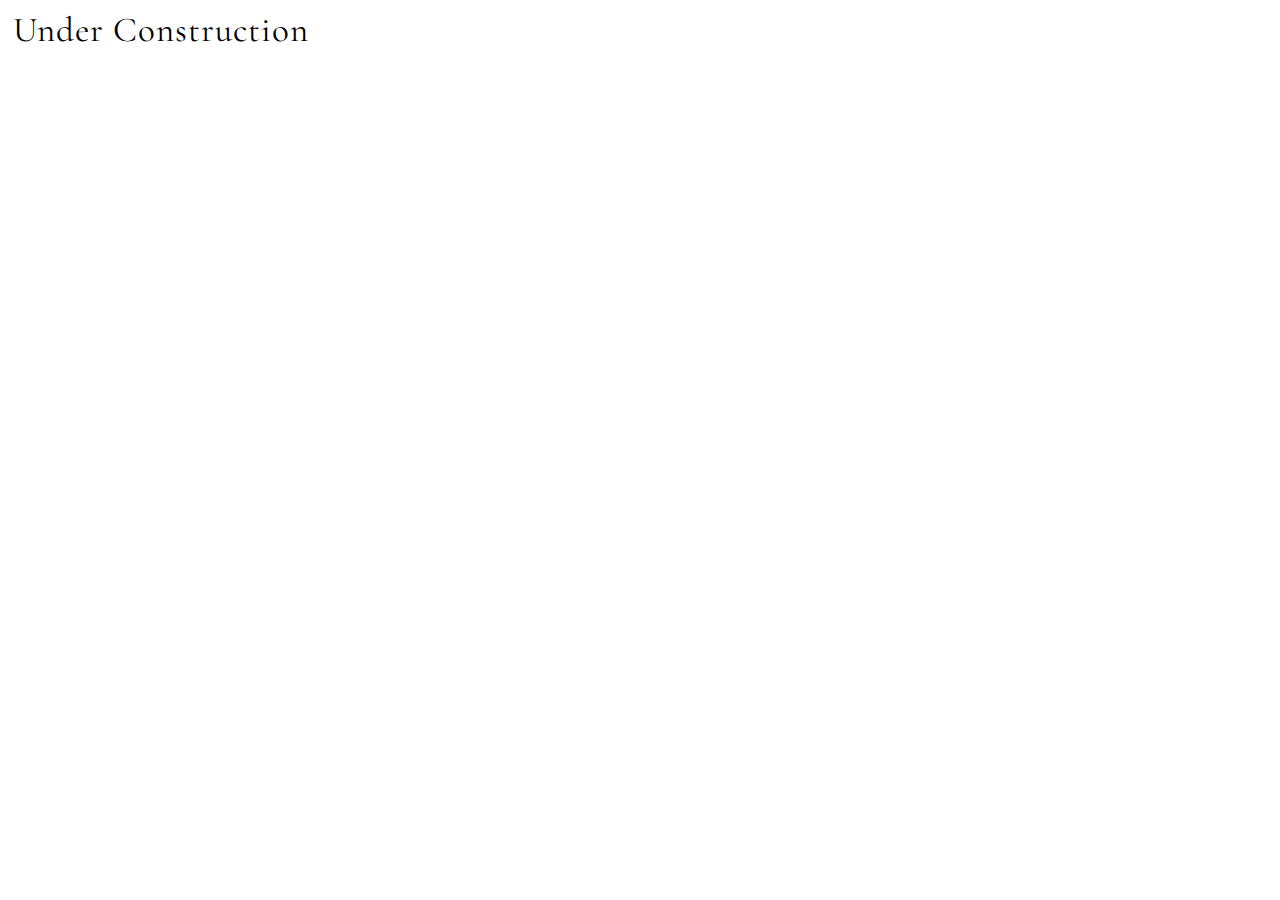
<file: index.html>
<!DOCTYPE html>
<html>

<head>

  <meta charset="utf-8">
  <title>Spyros Droussiotis</title>
<link href="https://fonts.googleapis.com/css?family=Cormorant+Garamond" rel="stylesheet">
  <link rel="stylesheet" href="css/main.css">
  <meta property="og:title" content="Spyros Droussiotis Photography" />
  <meta property="og:type" content="info" />
  <meta property="og:url" content="wwww.spyrosdroussiotis.com" />
  <meta property="og:image" content="https://homewards.github.io/nicostephou/second3.jpg" />
  <link rel="shortcut icon" type="image/png" href="css/images/pin.png" />
  <meta name="viewport" content="width=device-width, initial-scale=1">
  <style>
  </style>
</head>

<body>


  <div class="w3-third w3-container">
    <a class="yo" href="index.html">Under Construction</a>
  </div>


</body>

</html>
</file>
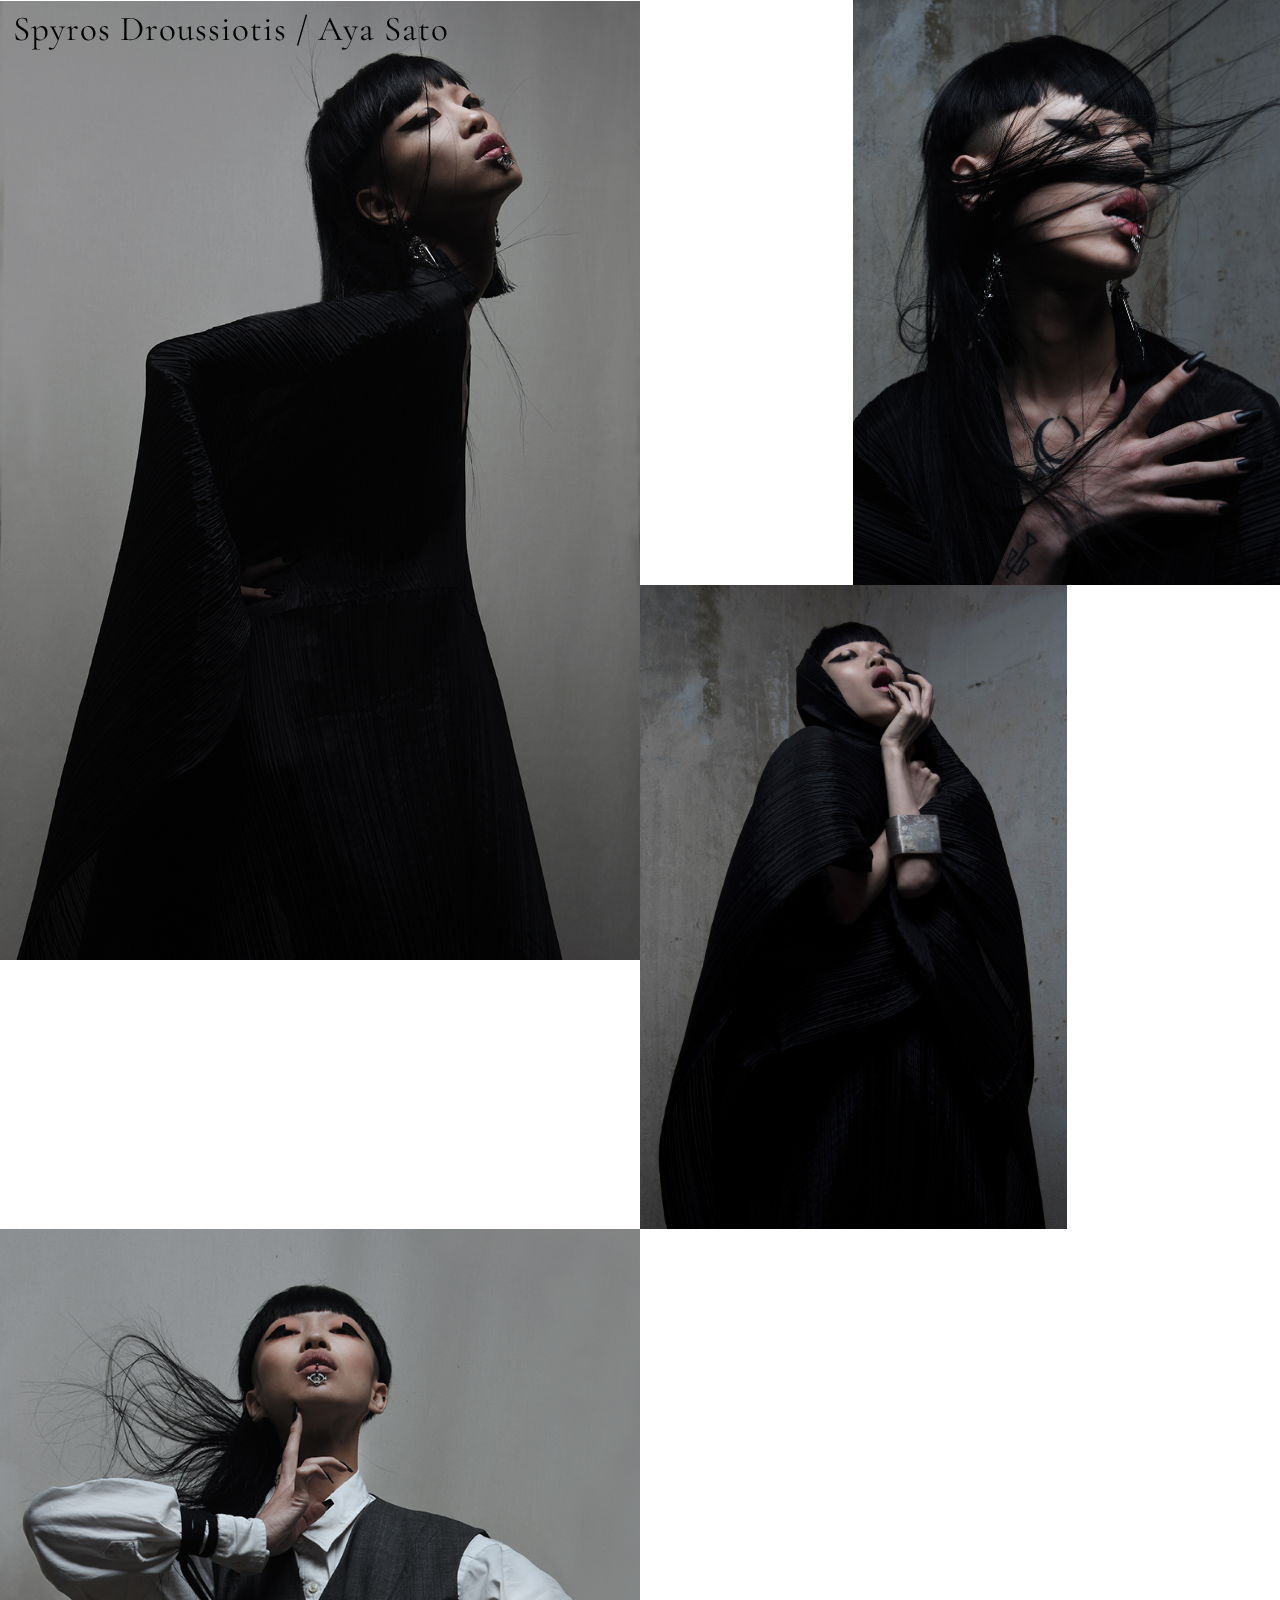
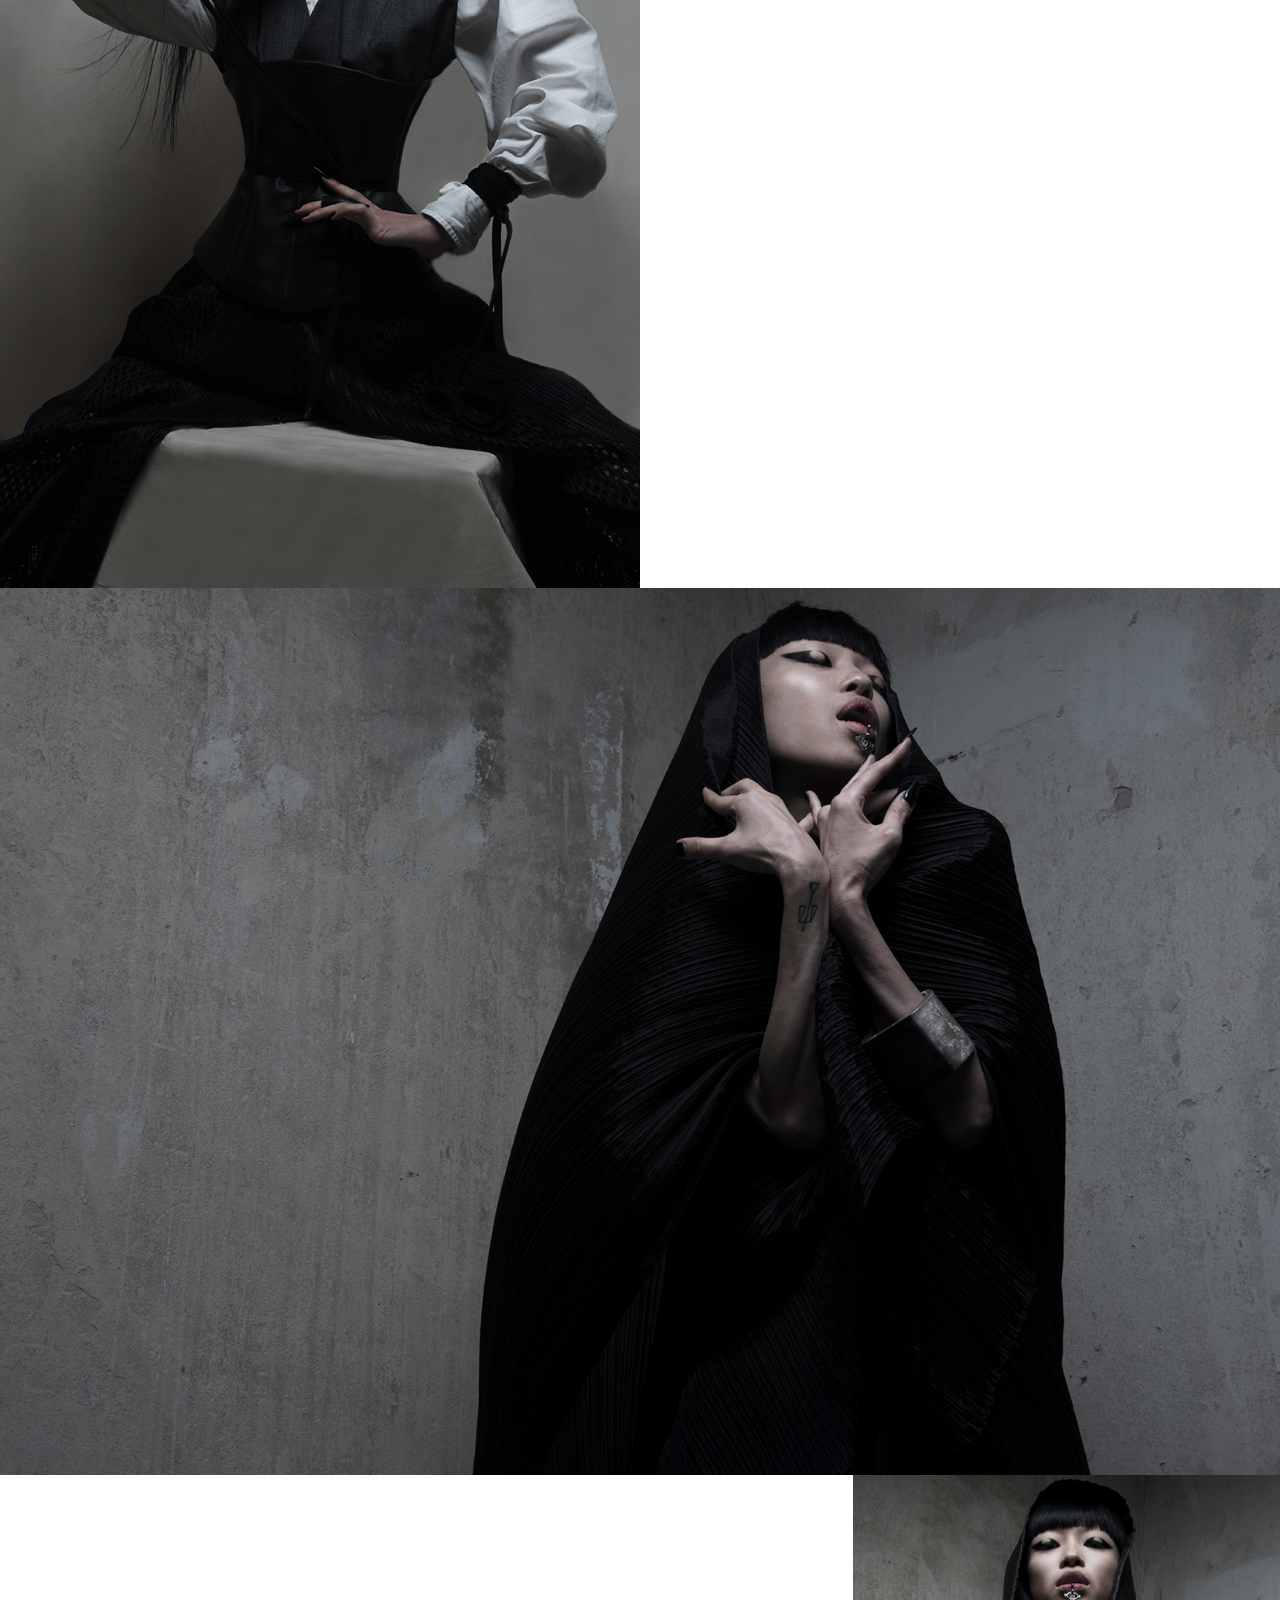
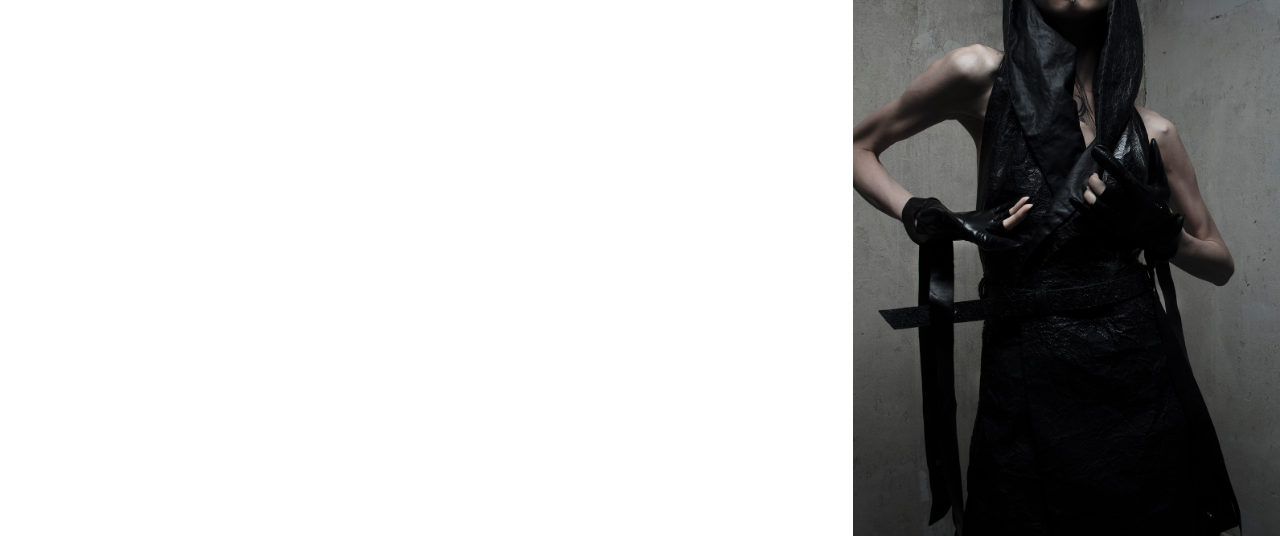
<file: old/ayasato.html>
<!DOCTYPE html>
<html>

<head>

  <meta charset="utf-8">
  <title>Spyros Droussiotis</title>
<link href="https://fonts.googleapis.com/css?family=Cormorant+Garamond" rel="stylesheet">
   <link rel="stylesheet" href="https://www.w3schools.com/w3css/4/w3.css">
  <link rel="stylesheet" href="css/portfolio.css">
  <meta property="og:title" content="Spyros Droussiotis Photography" />
  <meta property="og:type" content="info" />
  <meta property="og:url" content="wwww.spyrosdroussiotis.com" />
  <meta property="og:image" content="https://homewards.github.io/nicostephou/second3.jpg" />
  <link rel="shortcut icon" type="image/png" href="css/images/pin.png" />
  <meta name="viewport" content="width=device-width, initial-scale=1">
  <style>
  </style>
</head>

<body>
  <div id="modal01" class="w3-modal w3-black" style="padding-top:0" onclick="this.style.display='none'">
    <span class="w3-button w3-black w3-xxlarge w3-display-topright">×</span>
    <div class="w3-modal-content w3-animate-zoom w3-center w3-transparent w3-padding-64">
      <img id="img01" class="w3-image">
      <p id="caption"></p>
    </div>
  </div>

  <div class="w3-third w3-container">
    <a class="yo" href="index.html">Spyros Droussiotis / Aya Sato</a>
  </div>

<div class="yo">
  <br>
  <br>
  <br>
    <br>
  <br>
  <br>
  <br>
    <br>

    </div>

     <div class="w3-third w3-right">
      <img src="css/images/portfolio/aya/a3.jpg" style="width:100%" onclick="onClick(this)">
 </div>

    <div class="w3-half w3-center">
<img src="css/images/portfolio/aya/a2.jpg" style="width:100%" onclick="onClick(this)">
    </div>

    <div class="w3-third w3-left">
      <img src="css/images/portfolio/aya/a5.jpg" style="width:100%" onclick="onClick(this)">
    </div>

    <div class="w3-half w3-center">
<img src="css/images/portfolio/aya/a1.jpg" style="width:100%" onclick="onClick(this)">
    </div>
     <div class="w3-full w3-right">
      <img src="css/images/portfolio/aya/a4.jpg" style="width:100%" onclick="onClick(this)">
 </div>
    <div class="w3-third w3-right">
      <img src="css/images/portfolio/aya/a6.jpg" style="width:100%" onclick="onClick(this)">
    </div>

<script>
    function openNav() {
      document.getElementById("myNav").style.display = "block";
    }

    function closeNav() {
      document.getElementById("myNav").style.display = "none";
    }
  </script>

<script>


window.onscroll = function() {myFunction()};

var navbar = document.getElementById("navbar");
var sticky = navbar.offsetTop;

function myFunction() {
  if (window.pageYOffset >= sticky) {
    navbar.classList.add("sticky")
  } else {
    navbar.classList.remove("sticky");
  }
}

// Modal Image Gallery
function onClick(element) {
  document.getElementById("img01").src = element.src;
  document.getElementById("modal01").style.display = "block";
  var captionText = document.getElementById("caption");
  captionText.innerHTML = element.alt;
}

</script>

</body>

</html>
</file>
<file: css/main.css>
body, html {
  height: 100%;
  margin: 0;
    font-family: 'Cormorant Garamond', serif;
  font-size: 35px;
}

.bg {
  /* The image used */
  background-image: url("images/3.jpg");
  /* Full height */
  height: 100%;
  /* Center and scale the image nicely */
  background-position: center;
  background-repeat: no-repeat;
  background-size: cover;
  text-align: center;
}

.yo {
  position: absolute;
  letter-spacing: 1px;
  top: 1%;
  left: 1%;
  padding: 0;
  color: black;
}

p {
  margin: 0;
  padding: 0;
}

a {
  text-decoration: none;
  color: black;
  display: block;
      z-index: 1;
}

.text {
  color: white;
}

.yap {
  position: absolute;
  font-size: 15px;
  padding-left: 10px;
  padding-right: 10px;
  color: white;
  text-align: center;
}

.yep {
  position: absolute;
  z-index: 15;
  top: 50%;
  left: 50%;
  margin: -100px 0 0 -150px;
  font-size: 60px;
  color: white;
  text-align: center;
}

.burger {
  display: none;
  position: absolute;
  top: 1%;
  right: 1%;
  color: black;
}

.burger2 {}

.overlay {
  height: 100%;
  width: 100%;
  display: none;
  position: fixed;
  z-index: 1;
  top: 0;
  left: 0;
  background-color: white;
}

.overlay-content {
  text-align: center;
  top: 10%;
  width: 100%;
  margin-top: 0px;
  left: 1%;
}

.mynav {
  top: 10%;
}

.overlay a {
  padding: 0px;
  text-decoration: none;
  color: black;
  display: block;
  transition: 0.3s;
  right: 1%;
}

.overlay a:hover, .overlay a:focus {
  color: #f1f1f1;
}

.overlay .closebtn {
  position: absolute;
  top: 0%;
  right: 1%;
  font-size: 55px;
  margin: 0;
  padding: 0;
}

ul {
  list-style-type: none;
  margin-right: 0;
  margin-top: 0;
  padding: 0;
  overflow: hidden;
  position: absolute;
  top: 1.6%;
  right: 1%;
  color: black;
  font-size: 30px;


}

li {
  float: left;
}

li a {
  display: block;
  text-align: center;
  padding-right: 0px;
  padding-left: 16px;
  padding-bottom: 0;
  padding-top: 0;
  text-decoration: none;
}


@media screen and (max-height: 450px) {
  .overlay a {
    font-size: 20px
  }
  .overlay .closebtn {
    font-size: 40px;
    top: 15px;
    right: 35px;
  }
}

/* touto en ena trasition pou en na mporouse na kamei to nav bar */
/* @media only screen and (max-width : 960px) {

nav ul {
  opacity: 0;
    transition: visibility 0s 5s, opacity 5s linear;
}

} */

@media only screen and (max-width : 900px) {

	.burger {
		display:inline-block;

	}

	nav ul, nav:active ul {

		display: none;
		position: absolute;
		padding: 20px;
		background: #fff;
		border: 5px solid #444;
		right: 20px;
		top: 60px;
		width: 50%;
		border-radius: 4px 0 4px 4px;

	}
}
</file>
<file: old/css/portfolio.css>
body, html {
  height: 100%;
  margin: 0;
  font-family: 'Cormorant Garamond', serif;
  font-size: 35px;
}

.bg {
 background-color: white;
}

.yo {
  position: fixed;
  letter-spacing: 1px;
  left: 1%;
  top: 0%
  color: black;
padding-top: 3px;
    margin: 0;

}

.yo2 {
  position: absolute;
  letter-spacing: 1px;
  top: 1%;
  left: 1%;
  padding: 0;
  padding: 0;
  color: black;
}

.pic1 {
  top: 20%;
}

.pic2 {
  top: 50%;
}

.hr2 {
  color: white;
}

p {
  margin: 0;
  padding: 0;
}

a {
  text-decoration: none;
  color: black;
  display: block;
      right: 0%;
      z-index: 15;
}

.text {
  color: white;
}

.ma { 
  display: block;
  text-align: center;
  top: 10%;
  width: 100%;
  margin-top: 0px;
  left: 1%;

}

.max { 
  display: block;
  text-align: left;
  top: 10%;
  right: 10px;
  width: 100%;
  margin-top: 0px;
  left: 1%;
}

.yap {
  position: absolute;
  font-size: 15px;
  padding-left: 10px;
  padding-right: 10px;
  color: white;
  text-align: center;
}

.yep {
  position: absolute;
  z-index: 15;
  top: 50%;
  left: 50%;
  margin: -100px 0 0 -150px;
  font-size: 60px;
  color: white;
  text-align: center;
}

.burger {
  display: none;
  position: absolute;
  top: 1%;
  right: 1%;
  color: black;
}

.burger2 {}

.overlay {
  height: 100%;
  width: 100%;
  display: none;
  position: fixed;
  z-index: 1;
  top: 0;
  left: 0;
  background-color: white;
}

.overlay-content {
  text-align: center;
  top: 10%;
  width: 100%;
  margin-top: 0px;
  left: 1%;
}

.overlay a {
  padding: 0px;
  text-decoration: none;
  color: black;
  display: block;
  transition: 0.3s;
  right: 1%;
}

.overlay a:hover, .overlay a:focus {
  color: #f1f1f1;
}

.mynav {
  top: 10%;
}

.overlay .closebtn {
  position: absolute;
  top: 0%;
  right: 1%;
  font-size: 55px;
  margin: 0;
  padding: 0;
}

ul {
  list-style-type: none;
  margin-right: 0;
  margin-top: 0;
  padding: 0;
  overflow: hidden;
  position: absolute;
  top: 1.6%;
  right: 1%;
  color: black;
  font-size: 30px;


}

li {
  float: left;
}

li a {
  display: block;
  text-align: center;
  padding-right: 0px;
  padding-left: 16px;
  padding-bottom: 0;
  padding-top: 0;
  text-decoration: none;
}


@media screen and (max-height: 450px) {
  .overlay a {
    font-size: 20px
  }
  .overlay .closebtn {
    font-size: 40px;
    top: 15px;
    right: 35px;
  }
}

/* touto en ena trasition pou en na mporouse na kamei to nav bar */
/* @media only screen and (max-width : 960px) {

nav ul {
  opacity: 0;
    transition: visibility 0s 5s, opacity 5s linear;
}

} */

@media only screen and (max-width : 900px) {

	.burger {
		display:inline-block;

	}

	nav ul, nav:active ul {

		display: none;
		position: absolute;
		padding: 20px;
		background: #fff;
		border: 5px solid #444;
		right: 20px;
		top: 60px;
		width: 50%;
		border-radius: 4px 0 4px 4px;

	}
}
</file>
